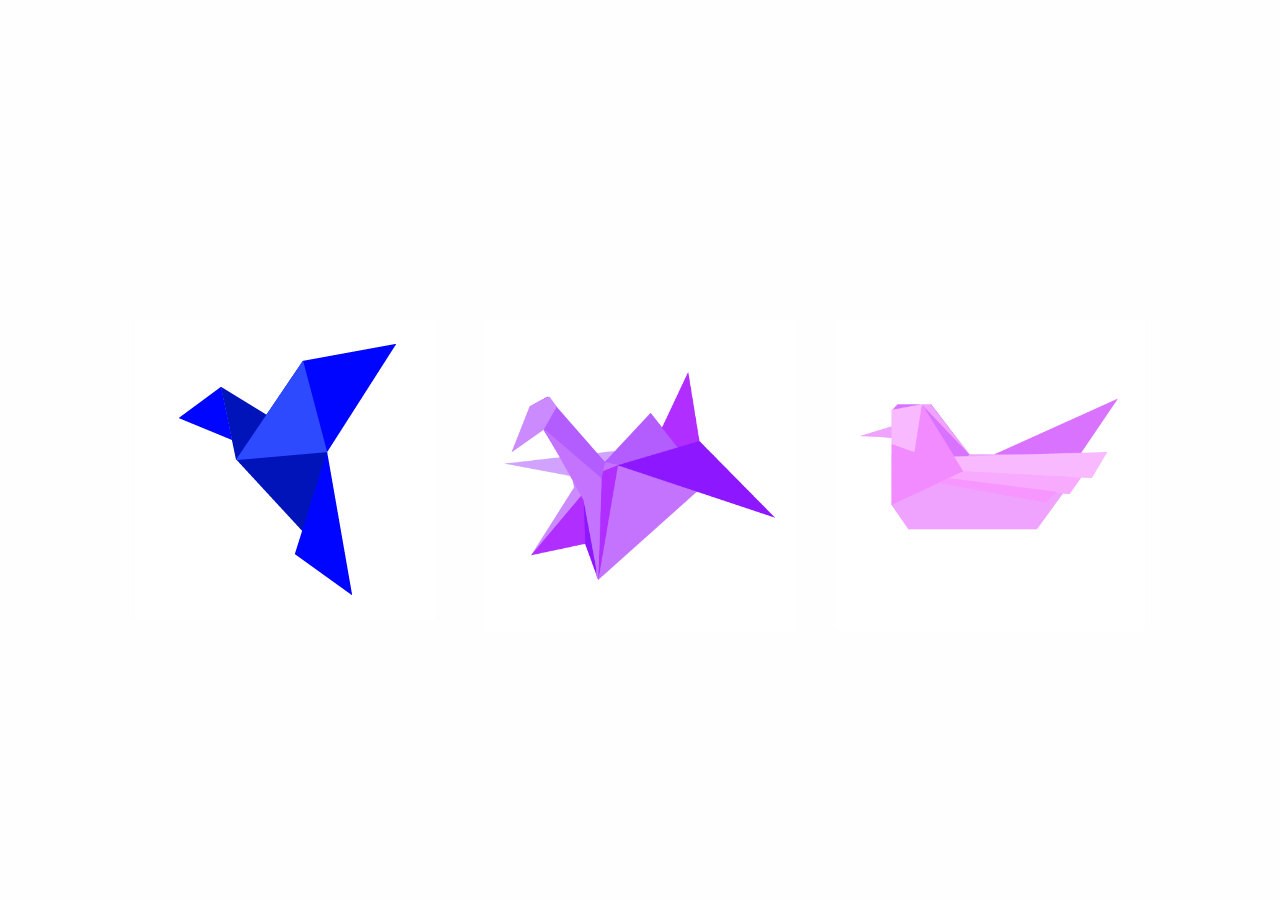
<file: index.html>
<!doctype html>
<html class="no-js" lang="en" dir="ltr">
  <head>
    <meta charset="utf-8">
    <meta http-equiv="x-ua-compatible" content="ie=edge">
    <meta name="viewport" content="width=device-width, initial-scale=1.0">
    <title>Animation Project</title>
    <link rel="stylesheet" href="css/foundation.css">
    <link rel="stylesheet" href="css/app.css">
  </head>


  <body id="main">

      <section class="head">
        <h1>Animation Project</h1>
        <div class="bars">
        </div>
      </section>

<div class="grid-container">
    <div class="grid-x align-center">
      <section class="cell large-up-4 view round ">
        <a href="sprite.html"><img src="img/bbird.png" alt="blue bird" class="round"></a>
      </section>

      <section class="cell large-up-4 view round">
        <a href="transform.html"><img src="img/origami-bird-full.png" alt="origami bird" class="round"></a>
      </section>

      <section class="cell large-up-4 view round">
        <a href="other.html"><img src="img/pinkbird-02.png" alt="pink bird" class="round"></a>
      </section>

    </div>

  <div class="grid-x align-center">
      <!-- <section class="cell large-4 view">
        <img src="http://via.placeholder.com/350x350" alt="">
      </section> -->

    <!-- <section class="cell large-up-6 view round">
      <a href="#"><img src="http://via.placeholder.com/350x350" alt="" class="round"></a>
    </section>
    <section class="cell large-up-6 view round">
      <a href="#"><img src="http://via.placeholder.com/350x350" alt="" class="round"></a>
    </section> -->
  </div>
  </div>


    <script src="js/vendor/jquery.js"></script>
    <script src="js/vendor/what-input.js"></script>
    <script src="js/vendor/foundation.js"></script>
    <script src="js/app.js"></script>
  </body>
</html>
</file>
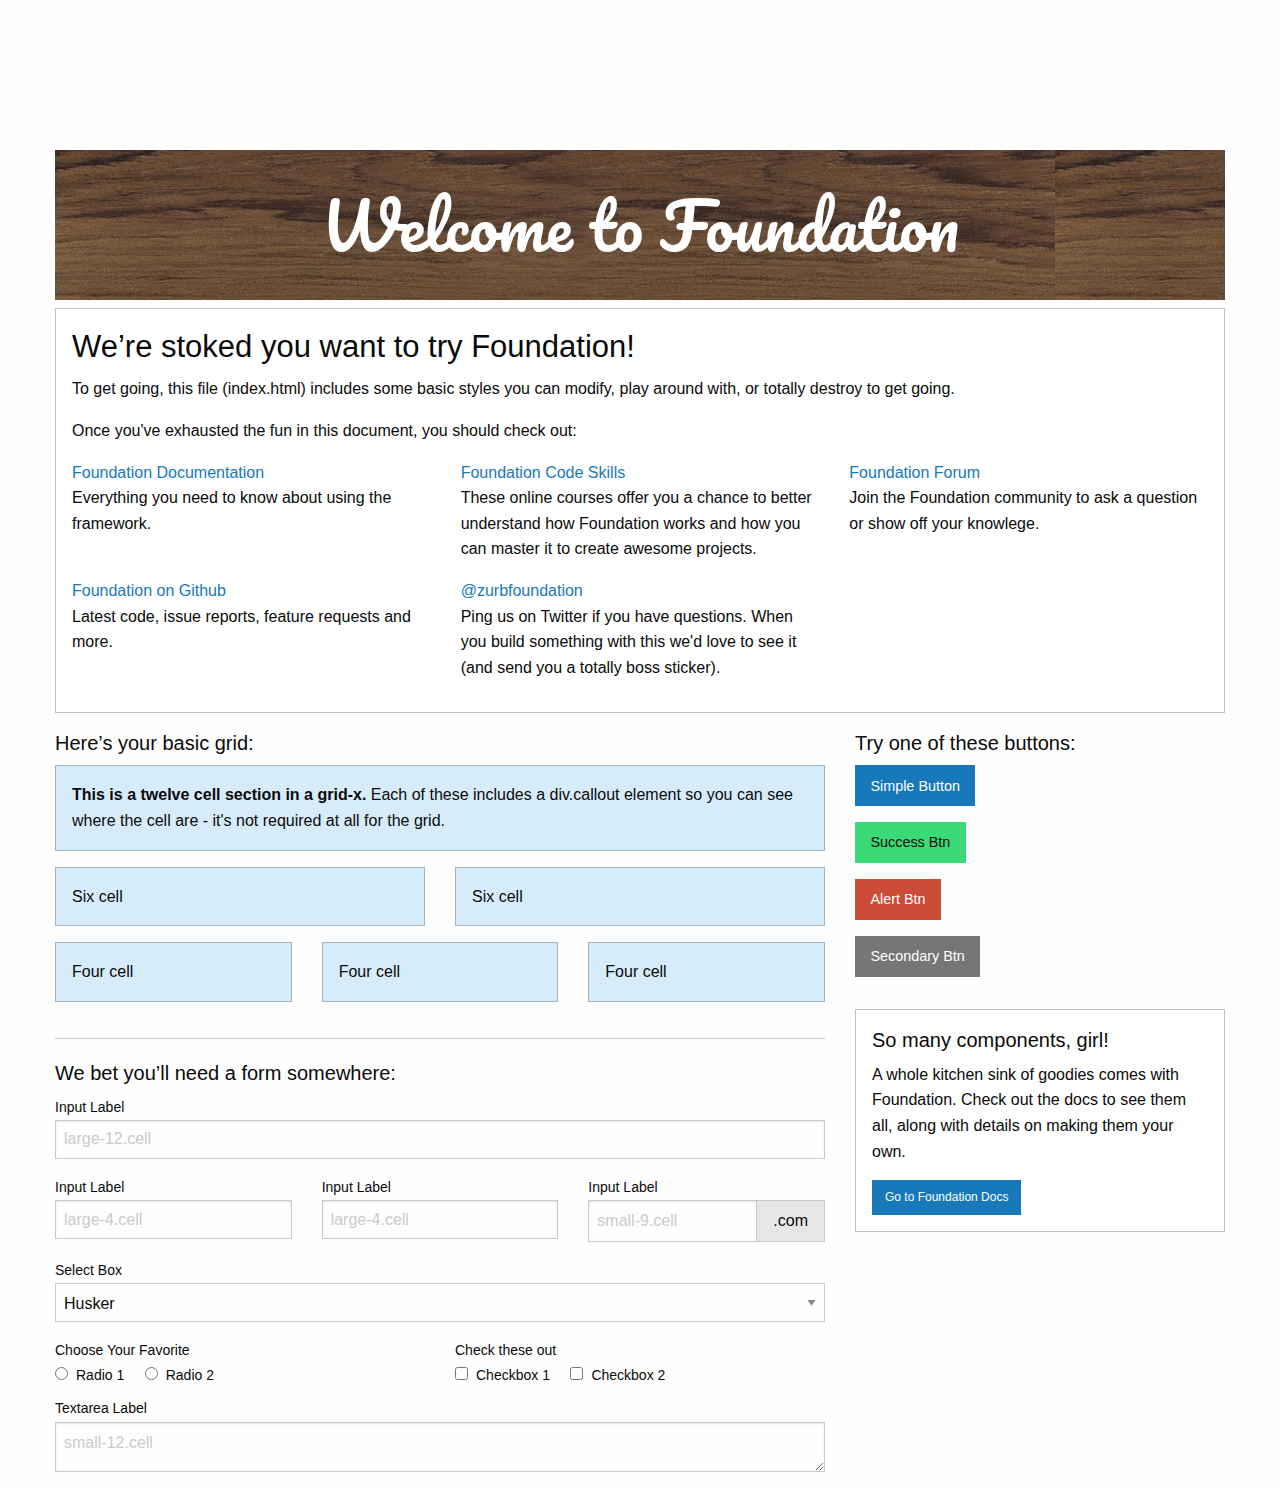
<file: foundation-index.html>
<!doctype html>
<html class="no-js" lang="en" dir="ltr">
  <head>
    <meta charset="utf-8">
    <meta http-equiv="x-ua-compatible" content="ie=edge">
    <meta name="viewport" content="width=device-width, initial-scale=1.0">
    <title>Foundation for Sites</title>
    <link rel="stylesheet" href="css/foundation.css">
    <link rel="stylesheet" href="css/app.css">
  </head>
  <body>
    <div class="grid-container">
      <div class="grid-x grid-padding-x">
        <div class="large-12 cell">
          <h1>Welcome to Foundation</h1>
        </div>
      </div>

      <div class="grid-x grid-padding-x">
        <div class="large-12 cell">
          <div class="callout">
            <h3>We&rsquo;re stoked you want to try Foundation! </h3>
            <p>To get going, this file (index.html) includes some basic styles you can modify, play around with, or totally destroy to get going.</p>
            <p>Once you've exhausted the fun in this document, you should check out:</p>
            <div class="grid-x grid-padding-x">
              <div class="large-4 medium-4 cell">
                <p><a href="http://foundation.zurb.com/docs">Foundation Documentation</a><br />Everything you need to know about using the framework.</p>
              </div>
              <div class="large-4 medium-4 cell">
                <p><a href="http://zurb.com/university/code-skills">Foundation Code Skills</a><br />These online courses offer you a chance to better understand how Foundation works and how you can master it to create awesome projects.</p>
              </div>
              <div class="large-4 medium-4 cell">
                <p><a href="http://foundation.zurb.com/forum">Foundation Forum</a><br />Join the Foundation community to ask a question or show off your knowlege.</p>
              </div>
            </div>
            <div class="grid-x grid-padding-x">
              <div class="large-4 medium-4 medium-push-2 cell">
                <p><a href="http://github.com/zurb/foundation">Foundation on Github</a><br />Latest code, issue reports, feature requests and more.</p>
              </div>
              <div class="large-4 medium-4 medium-pull-2 cell">
                <p><a href="https://twitter.com/ZURBfoundation">@zurbfoundation</a><br />Ping us on Twitter if you have questions. When you build something with this we'd love to see it (and send you a totally boss sticker).</p>
              </div>
            </div>
          </div>
        </div>
      </div>

      <div class="grid-x grid-padding-x">
        <div class="large-8 medium-8 cell">
          <h5>Here&rsquo;s your basic grid:</h5>
          <!-- Grid Example -->

          <div class="grid-x grid-padding-x">
            <div class="large-12 cell">
              <div class="primary callout">
                <p><strong>This is a twelve cell section in a grid-x.</strong> Each of these includes a div.callout element so you can see where the cell are - it's not required at all for the grid.</p>
              </div>
            </div>
          </div>
          <div class="grid-x grid-padding-x">
            <div class="large-6 medium-6 cell">
              <div class="primary callout">
                <p>Six cell</p>
              </div>
            </div>
            <div class="large-6 medium-6 cell">
              <div class="primary callout">
                <p>Six cell</p>
              </div>
            </div>
          </div>
          <div class="grid-x grid-padding-x">
            <div class="large-4 medium-4 small-4 cell">
              <div class="primary callout">
                <p>Four cell</p>
              </div>
            </div>
            <div class="large-4 medium-4 small-4 cell">
              <div class="primary callout">
                <p>Four cell</p>
              </div>
            </div>
            <div class="large-4 medium-4 small-4 cell">
              <div class="primary callout">
                <p>Four cell</p>
              </div>
            </div>
          </div>

          <hr />

          <h5>We bet you&rsquo;ll need a form somewhere:</h5>
          <form>
            <div class="grid-x grid-padding-x">
              <div class="large-12 cell">
                <label>Input Label</label>
                <input type="text" placeholder="large-12.cell" />
              </div>
            </div>
            <div class="grid-x grid-padding-x">
              <div class="large-4 medium-4 cell">
                <label>Input Label</label>
                <input type="text" placeholder="large-4.cell" />
              </div>
              <div class="large-4 medium-4 cell">
                <label>Input Label</label>
                <input type="text" placeholder="large-4.cell" />
              </div>
              <div class="large-4 medium-4 cell">
                <div class="grid-x">
                  <label>Input Label</label>
                  <div class="input-group">
                    <input type="text" placeholder="small-9.cell" class="input-group-field" />
                    <span class="input-group-label">.com</span>
                  </div>
                </div>
              </div>
            </div>
            <div class="grid-x grid-padding-x">
              <div class="large-12 cell">
                <label>Select Box</label>
                <select>
                  <option value="husker">Husker</option>
                  <option value="starbuck">Starbuck</option>
                  <option value="hotdog">Hot Dog</option>
                  <option value="apollo">Apollo</option>
                </select>
              </div>
            </div>
            <div class="grid-x grid-padding-x">
              <div class="large-6 medium-6 cell">
                <label>Choose Your Favorite</label>
                <input type="radio" name="pokemon" value="Red" id="pokemonRed"><label for="pokemonRed">Radio 1</label>
                <input type="radio" name="pokemon" value="Blue" id="pokemonBlue"><label for="pokemonBlue">Radio 2</label>
              </div>
              <div class="large-6 medium-6 cell">
                <label>Check these out</label>
                <input id="checkbox1" type="checkbox"><label for="checkbox1">Checkbox 1</label>
                <input id="checkbox2" type="checkbox"><label for="checkbox2">Checkbox 2</label>
              </div>
            </div>
            <div class="grid-x grid-padding-x">
              <div class="large-12 cell">
                <label>Textarea Label</label>
                <textarea placeholder="small-12.cell"></textarea>
              </div>
            </div>
          </form>
        </div>

        <div class="large-4 medium-4 cell">
          <h5>Try one of these buttons:</h5>
          <p><a href="#" class="button">Simple Button</a><br/>
          <a href="#" class="success button">Success Btn</a><br/>
          <a href="#" class="alert button">Alert Btn</a><br/>
          <a href="#" class="secondary button">Secondary Btn</a></p>
          <div class="callout">
            <h5>So many components, girl!</h5>
            <p>A whole kitchen sink of goodies comes with Foundation. Check out the docs to see them all, along with details on making them your own.</p>
            <a href="http://foundation.zurb.com/sites/docs/" class="small button">Go to Foundation Docs</a>
          </div>
        </div>
      </div>
    </div>

    <script src="js/vendor/jquery.js"></script>
    <script src="js/vendor/what-input.js"></script>
    <script src="js/vendor/foundation.js"></script>
    <script src="js/app.js"></script>
  </body>
</html>
</file>
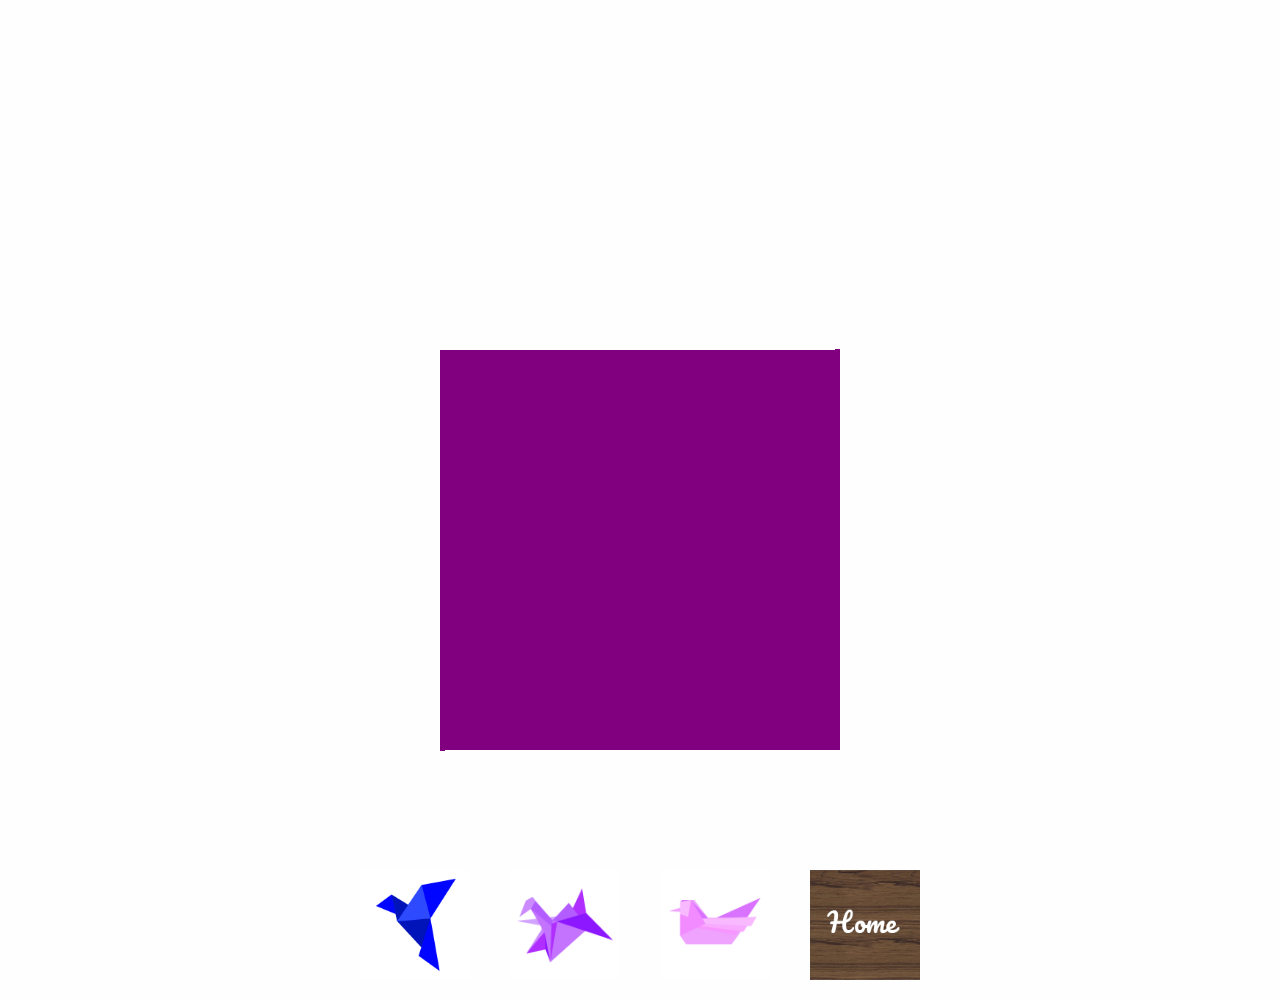
<file: other.html>
<!doctype html>
<html class="no-js" lang="en" dir="ltr">
  <head>
    <meta charset="utf-8">
    <meta http-equiv="x-ua-compatible" content="ie=edge">
    <meta name="viewport" content="width=device-width, initial-scale=1.0">
    <title>Animation Project</title>
    <link rel="stylesheet" href="css/foundation.css">
    <link rel="stylesheet" href="css/app.css">
  </head>


  <body id="other">

      <section class="head">
        <h1>Transition Animation</h1>
        <div class="bars">
          </div>
      </section>

<div class="grid-container other_pages">

<section class="view">
  <div class="fold">
  </div>
  <div class="rightfold">

  </div>
  <div class="leftfold">

  </div>

  <img  class="pinkbird" src="img/pinkbird-01.png" alt="pink bird">
</section>

<!-- NAV -->
  <section class="grid-x align-center">
      <section class="cell large-up-3 viewmini round ">
        <a href="sprite.html"><img src="img/bbird.png" alt="blue bird" class="round"></a>
      </section>

      <section class="cell large-up-3 viewmini round">
        <a href="transform.html"><img src="img/origami-bird-full.png" alt="origami bird" class="round"></a>
      </section>

      <section class="cell large-up-3 viewmini round">
        <a href="other.html"><img src="img/pinkbird-02.png" alt="pink bird" class="round"></a>
      </section>

      <section class="cell large-up-3 viewmini round">
        <a href="index.html"><img src="img/home.png" alt="home logo" class="round"></a>
      </section>

  </section>

  </div>


    <script src="js/vendor/jquery.js"></script>
    <script src="js/vendor/what-input.js"></script>
    <script src="js/vendor/foundation.js"></script>
    <script src="js/app.js"></script>
  </body>
</html>
</file>
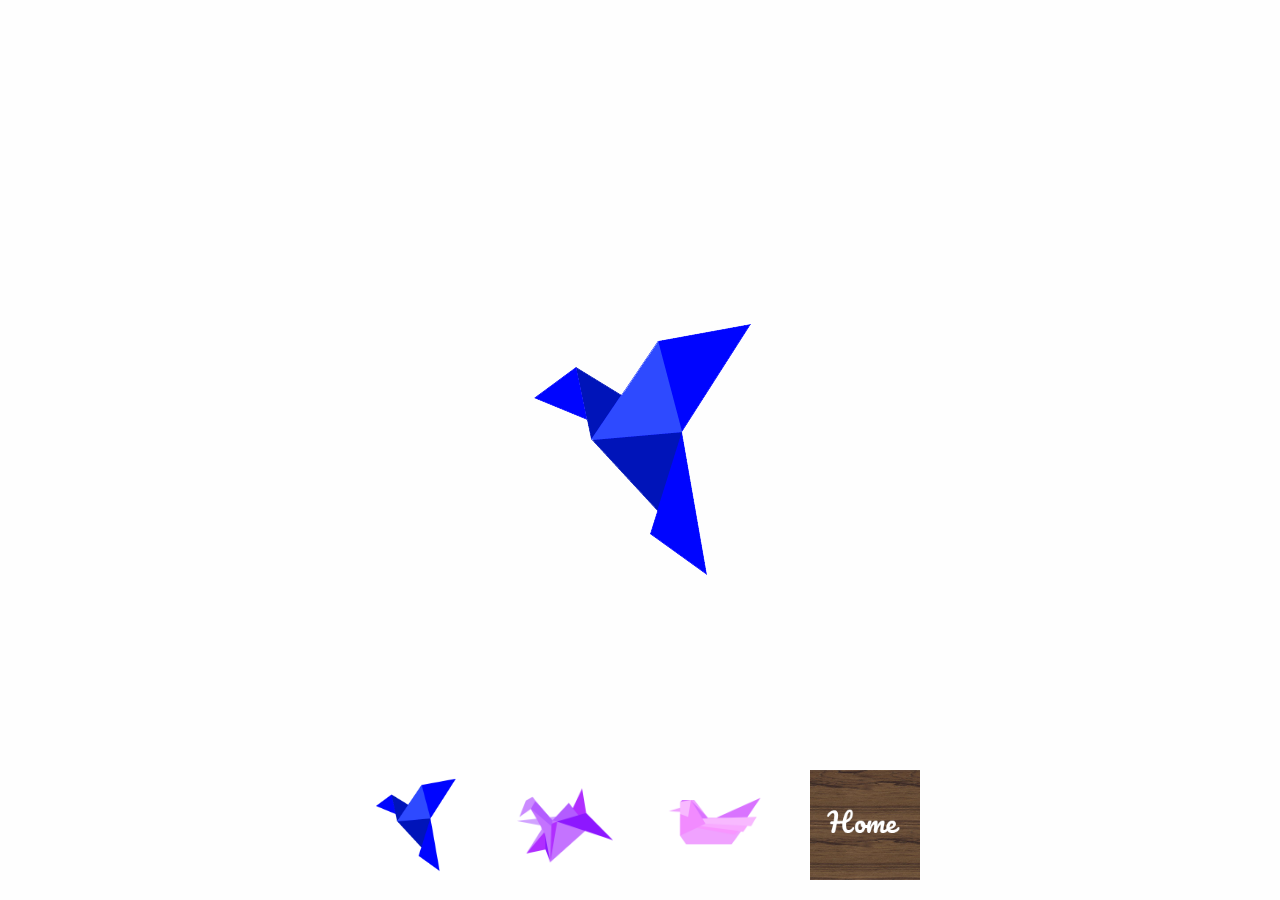
<file: sprite.html>
<!doctype html>
<html class="no-js" lang="en" dir="ltr">
  <head>
    <meta charset="utf-8">
    <meta http-equiv="x-ua-compatible" content="ie=edge">
    <meta name="viewport" content="width=device-width, initial-scale=1.0">
    <title>Animation Project</title>
    <link rel="stylesheet" href="css/foundation.css">
    <link rel="stylesheet" href="css/app.css">
  </head>


  <body id="sprite">

      <section class="head">
        <h1>Sprite</h1>
        <div class="bars">
        </div>
      </section>


<div class="grid-container other_pages">


<div class="bird">

</div>

<!-- NAV -->
<section class="grid-x align-center">
    <section class="cell large-up-3 viewmini round ">
      <a href="sprite.html"><img src="img/bbird.png" alt="blue bird" class="round"></a>
    </section>

    <section class="cell large-up-3 viewmini round">
      <a href="transform.html"><img src="img/origami-bird-full.png" alt="origami bird" class="round"></a>
    </section>

    <section class="cell large-up-3 viewmini round">
      <a href="other.html"><img src="img/pinkbird-02.png" alt="pink bird" class="round"></a>
    </section>

    <section class="cell large-up-3 viewmini round">
      <a href="index.html"><img src="img/home.png" alt="home logo" class="round"></a>
    </section>

</section>

  </div>


    <script src="js/vendor/jquery.js"></script>
    <script src="js/vendor/what-input.js"></script>
    <script src="js/vendor/foundation.js"></script>
    <script src="js/app.js"></script>
  </body>
</html>
</file>
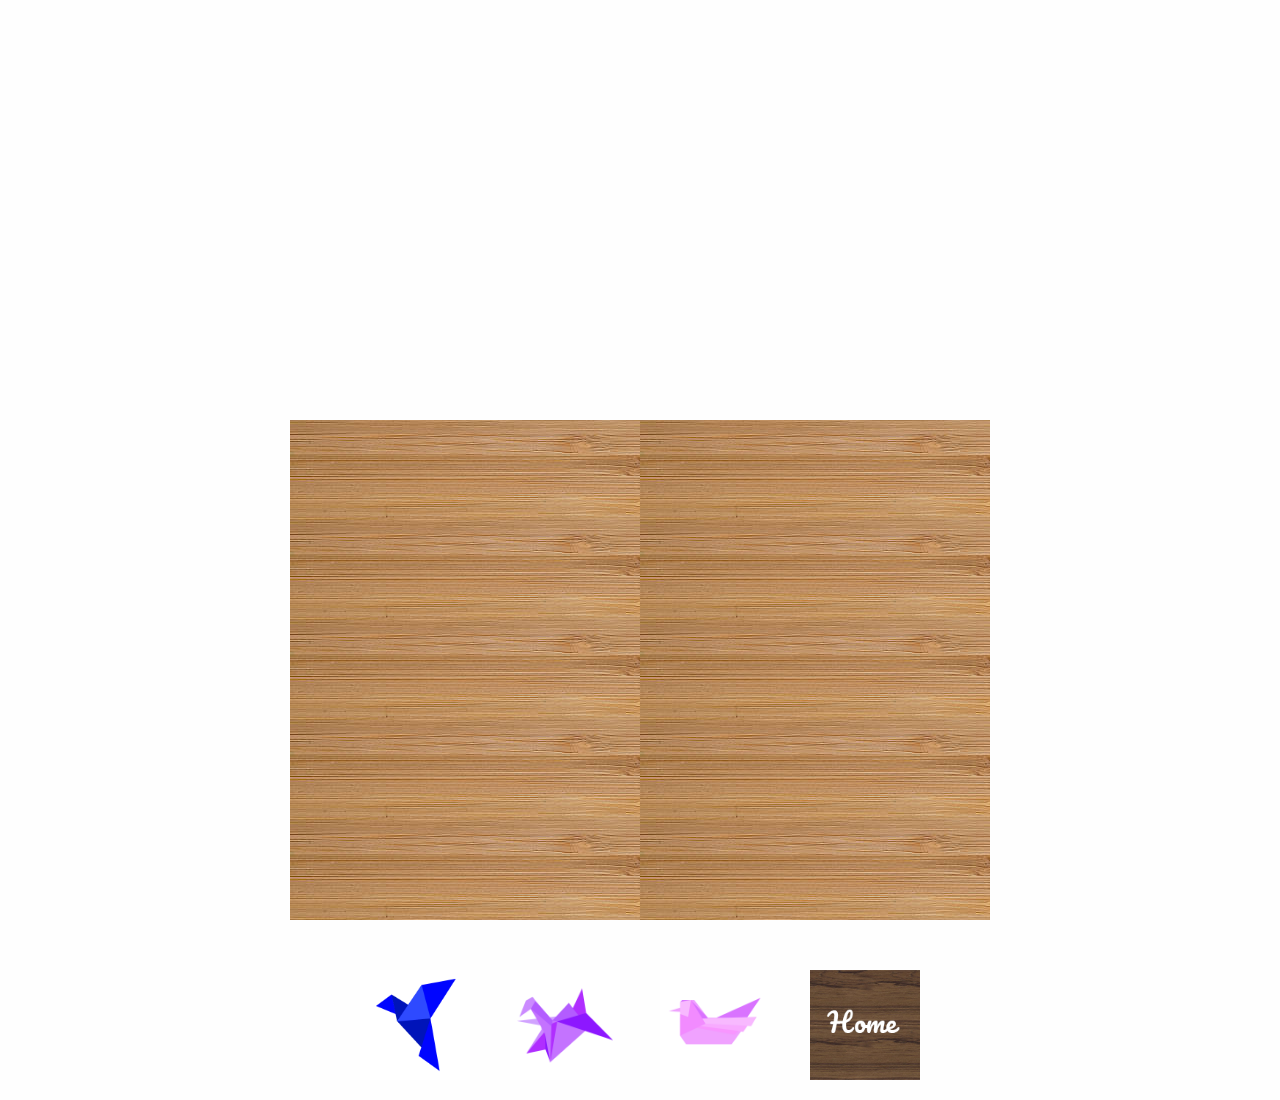
<file: transform.html>
<!doctype html>
<html class="no-js" lang="en" dir="ltr">
  <head>
    <meta charset="utf-8">
    <meta http-equiv="x-ua-compatible" content="ie=edge">
    <meta name="viewport" content="width=device-width, initial-scale=1.0">
    <title>Animation Project</title>
    <link rel="stylesheet" href="css/foundation.css">
    <link rel="stylesheet" href="css/app.css">
  </head>


  <body id="transform">

      <section class="head">
        <h1>Transform Animation</h1>
        <div class="bars">

        </div>
      </section>
<div class="grid-container other_pages">

  <section class="grid-x">
    <div class="cell center">
      <img src="img/origami-bird-01.png" alt="origami bird">
      <div class="left">
      </div>
      <div class="right">
      </div>
      <div class="box1">
      </div>
      <div class="box2">
      </div>
      <div class="box3">
      </div>
      <div class="box4">
      </div>
      <div class="box5">
      </div>
      <div class="box6">
    </div>
    <div class="box7">
    </div>
    <div class="box8">
    </div>
    <div class="box9">
    </div>
    <div class="box10">
  </div>
  </div>
  </section>
</div>

  <!-- NAV -->
  <section class="grid-x align-center">
      <section class="cell large-up-3 viewmini round ">
        <a href="sprite.html"><img src="img/bbird.png" alt="blue bird" class="round"></a>
      </section>

      <section class="cell large-up-3 viewmini round">
        <a href="transform.html"><img src="img/origami-bird-full.png" alt="origami bird" class="round"></a>
      </section>

      <section class="cell large-up-3 viewmini round">
        <a href="other.html"><img src="img/pinkbird-02.png" alt="pink bird" class="round"></a>
      </section>

      <section class="cell large-up-3 viewmini round">
        <a href="index.html"><img src="img/home.png" alt="home logo" class="round"></a>
      </section>

  </section>



    <script src="js/vendor/jquery.js"></script>
    <script src="js/vendor/what-input.js"></script>
    <script src="js/vendor/foundation.js"></script>
    <script src="js/app.js"></script>
  </body>
</html>
</file>
<file: css/app.css>
@import url('https://fonts.googleapis.com/css?family=Pacifico');

/* HEADING ANIMATE */
h1 {
  /* outline: 1px solid red; */
  text-align: center;
  color: white;
  font-family: 'Pacifico', cursive;
  background-image: url(../img/wood.jpg);
  height:150px;
  line-height: 150px;
  font-size: 4em;
  animation: slide 2s ease;
  animation-fill-mode: forwards;
  z-index: 100;
}

.head {
  position: relative;
  top: -200px;
  margin: auto;
  width:800px;
}

.bars {
  position: absolute;
  left: 50px;
  top: -150px;
  border:20px solid black;
  height: 250px;
  width: 700px;
  animation: slide 2s ease;
  animation-fill-mode: forwards;
  z-index: -1;
}

@keyframes slide {
  0% {}
  100% {transform: translateY(300px);}
}

/* HEADING ANIMATE END */

.viewmini {
  width: 150px;
  height: 150px;
  transition: all .5s;
  animation-name: round;
  padding: 20px;
  position: relative;
  /* top:10px;
  left:20px; */
  top:0px;

}

#main .view {
  width: 350px;
  height: 350px;
  transition: all .5s;
  animation-name: round;
  padding: 20px;
}


.view:hover .round{
  background-image: url(../img/woodvert.jpg);
  opacity: .8;

}

  @keyframes round {
    0% {border-radius: 100%;}
    100% {border-radius:0%;}
  }


.round:hover {
  transition: all .5s ease;
  border-radius: 50%;
  padding: 20px;
}



body {

  background-image: url(http://api.thumbr.it/whitenoise-361x370.png?background=faf7edff&noise=626262&density=14&opacity=12)
}

div[class~="grid-container"] {
  margin-top: 150px;
}

div[class~="other_pages"] {
  margin-top: 300px;
}

/* TRASFORM ANIMATION */
.center {
  margin: auto;
  position: relative;
  /* outline: 1px solid red; */
  background-image: url(../img/origami-bird-01.png);
  width: 500px;
  height: 500px;
  z-index: 3;
}

.left {
  width: 0;
	height: 0;
	border-left: 50px solid transparent;
	border-top: 200px solid #D1A2FF;
	border-right: 50px solid transparent;
  position: absolute;
  bottom: 60px;
  left:150px;
  z-index: -1;
  animation: left 3.5s ease infinite 2s;
  animation-direction: alternate-reverse;

}

.right {
  width: 0;
	height: 0;
	border-left: 100px solid transparent;
	border-top: 200px solid #8D17FF;
	border-right: 35px solid transparent;
  position: absolute;
  z-index: 10;
  top:235px;
  left:215px;
  animation: right 3.5s ease infinite 2s;
  animation-direction: alternate-reverse;

}

@keyframes left {
  0% { transform: rotateX(180deg);
    transform-origin: top;}
  100% {transform: skewX(-50deg);
    transform-origin: top;}

}
@keyframes right {
  0% { transform: rotateX(180deg);
    transform-origin: top;}
  100% {transform: skewX(50deg);
    transform-origin: top;}
}


.box1 {
  width: 350px;
  height:100px;
  background-image: url(../img/bamboo.jpg);
  position: absolute;
  left:-100px;
  top:-30px;
  animation: leftbox 2s ease 2s;
  z-index: 1000;
  animation-fill-mode: forwards;

}

.box2 {
  width: 350px;
  height:100px;
  background-image: url(../img/bamboo.jpg);
  position: absolute;
  left:250px;
  top:-30px;
  animation: rightbox 2s ease 2s;
  z-index: 1000;
  animation-fill-mode: forwards;
}

.box3 {
  width: 350px;
  height:100px;
  background-image: url(../img/bamboo.jpg);
  position: absolute;
  left:-100px;
  top:70px;
  animation: leftbox 2s ease 2.2s;
  z-index: 1000;
  animation-fill-mode: forwards;
}

.box4 {
  width: 350px;
  height:100px;
  background-image: url(../img/bamboo.jpg);
  position: absolute;
  left:250px;
  top:70px;
  animation: rightbox 2s ease 2.2s;
  z-index: 1000;
  animation-fill-mode: forwards;
}

.box5 {
  width: 350px;
  height:100px;
  background-image: url(../img/bamboo.jpg);
  position: absolute;
  left:-100px;
  top:170px;
  animation: leftbox 2s ease 2.4s;
  z-index: 1000;
  animation-fill-mode: forwards;
}
.box6 {
  width: 350px;
  height:100px;
  background-image: url(../img/bamboo.jpg);
  position: absolute;
  left:250px;
  top:170px;
  animation: rightbox 2s ease 2.4s;
  z-index: 1000;
  animation-fill-mode: forwards;
}

.box7 {
  width: 350px;
  height:100px;
  background-image: url(../img/bamboo.jpg);
  position: absolute;
  left:-100px;
  top:270px;
  animation: leftbox 2s ease 2.6s;
  z-index: 1000;
  animation-fill-mode: forwards;
}

.box8{
  width: 350px;
  height:100px;
  background-image: url(../img/bamboo.jpg);
  position: absolute;
  left:250px;
  top:270px;
  animation: rightbox 2s ease 2.6s;
  z-index: 1000;
  animation-fill-mode: forwards;
}

.box9 {
  width: 350px;
  height:100px;
  background-image: url(../img/bamboo.jpg);
  position: absolute;
  left:-100px;
  top:370px;
  animation: leftbox 2s ease 2.8s;
  z-index: 1000;
  animation-fill-mode: forwards;
}

.box10 {
  width: 350px;
  height:100px;
  background-image: url(../img/bamboo.jpg);
  position: absolute;
  left:250px;
  top:370px;
  animation: rightbox 2s ease 2.8s;
  z-index: 1000;
  animation-fill-mode: forwards;
}
@keyframes leftbox {
  0% {}
  100% {transform: rotate(-230deg);
  transform-origin: left top;}
}

@keyframes rightbox {
  0% {}
  100% {transform: rotate(230deg);
  transform-origin: right top;}
}

/* TRANSFORM ANIMATION END */

/* SPRITE */
.test {
  width: 500px;
  height:500px;
  background-color: purple;
}
.bird {
  width:300px;
  height:300px;
  background-image: url(../img/bird-animationtrans.png);
  background-repeat: no-repeat;
  position:relative;
  margin:auto;
  top:-150px;
  animation: play 1s steps(16) infinite alternate;
}

@keyframes play {
   100% { background-position: -4800px; }
}
/* SPRITE */


/* TRANSITION  */

#other .view {
width:400px;
height:400px;
/* outline: 1px solid red; */
position:relative;
top:-100px;
margin:auto;
perspective: 800px;
}



.fold {
  width:400px;
  height:400px;
  background-color: purple;
  position: absolute;
  margin: auto;
  transition: all .5s;
  /* animation: fold 2s ease; */
  animation: foldout 3s ease 2s;
  transform-origin: bottom;
  animation-fill-mode: forwards;
}

@keyframes foldout {
  0% {}
    100% {
      transform: rotateX(-80deg);
      opacity: 1;
    }
}

@keyframes foldoutright {
  0% {}
    100% {
      transform: rotatez(90deg);
      opacity: 1;
    }
}
@keyframes foldoutleft {
  0% {}
    100% {
      transform: rotatez(-90deg);
      opacity: 1;
    }
}

.rightfold {
  width:5px;
  height:400px;
  background-color: purple;
  position: absolute;
  left:395px;
  top:-1px;
  transition: all .5s;
  /* animation: fold 2s ease; */
  animation: foldoutright 3s ease 2s;
  transform-origin: 1% 100%;
  animation-fill-mode: forwards
}
.leftfold {
  width:5px;
  height:400px;
  background-color: purple;
  position: absolute;
  left:0px;
  top:1px;
  transition: all .5s;
  /* animation: fold 2s ease; */
  animation: foldoutleft 3s ease 2s;
  transform-origin: 1% 100%;
  animation-fill-mode: forwards
}
.pinkbird {
  transition: all 2s;

}
.pinkbird:hover {
  transform: scale(1.5); }



/* TRANSITION END */
</file>
